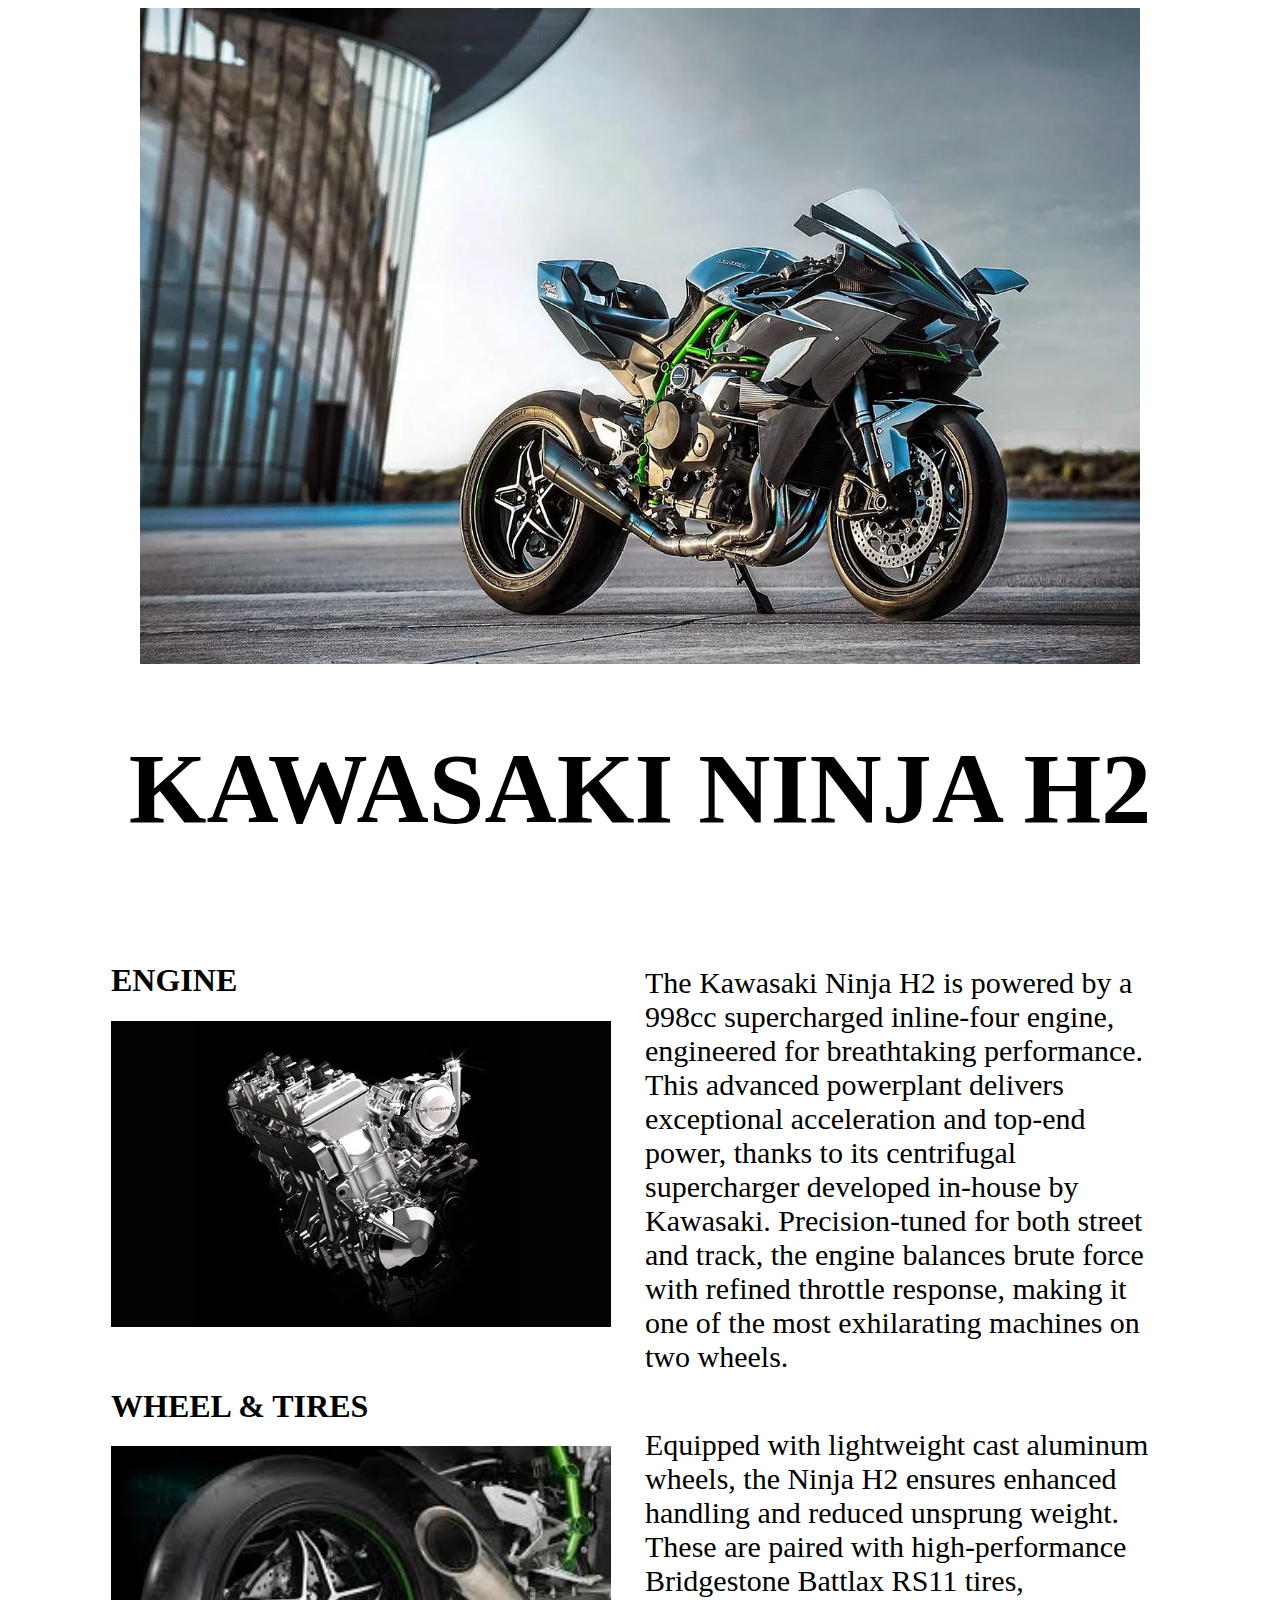
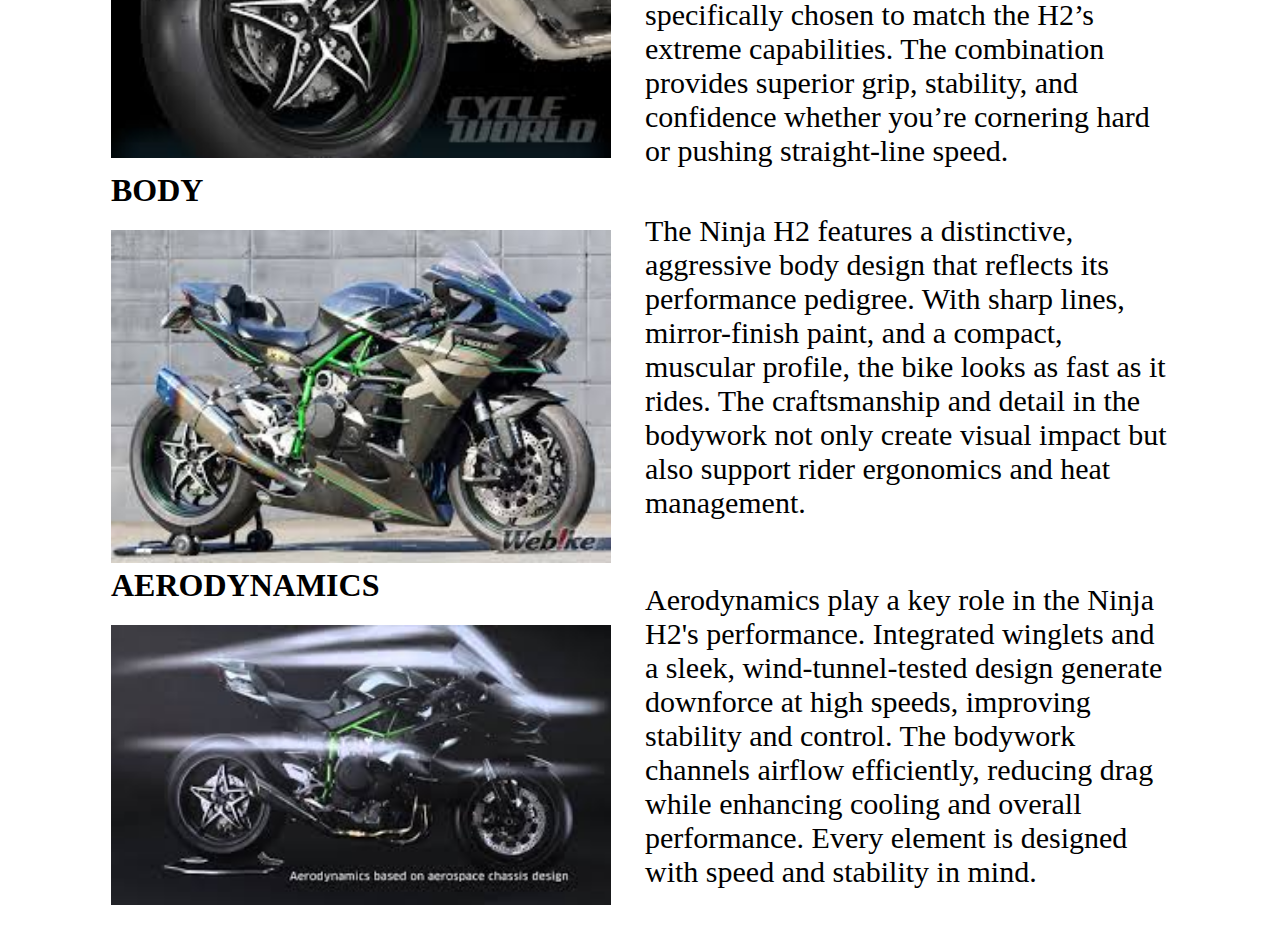
<file: h2/h2-info.html>
<html>

<head>
    <title>BIKES INFO</title>
    <style>
        .content-center {
            padding-left: 100px;
            padding-right: 100px;
        }

        .img-size {
            width: 500px;
        }
    </style>
</head>

<body class="content-center" style="padding-bottom: 30px;">
    <center><img src="h2.webp" width="1000" />


        <h1 style="text-align: center;font-size: 100px "> KAWASAKI NINJA H2 </h1>
        <div style="text-align: left;">
            <table>
                <tr>
                    <td>
                        <h1>ENGINE</h1>
                        <img class="img-size" src="h2-engine.webp" />
                    </td>
                    <td>
                        <p style="font-size: 30px; padding-left: 30px; padding-top:50px;">The Kawasaki Ninja H2 is
                            powered by a 998cc supercharged inline-four engine, engineered for breathtaking performance.
                            This advanced powerplant delivers exceptional acceleration and top-end power, thanks to its
                            centrifugal supercharger developed in-house by Kawasaki. Precision-tuned for both street and
                            track, the engine balances brute force with refined throttle response, making it one of the
                            most exhilarating machines on two wheels.


                        </p>
                    </td>


                </tr>




                <tr>
                    <td>
                        <h1>WHEEL & TIRES </h1>
                        <img class="img-size" src="h2-tires.jpeg" />
                    </td>

                    <td>
                        <p style="font-size: 30px; padding-left: 30px; padding-top: 50px;">Equipped with lightweight
                            cast aluminum wheels, the Ninja H2 ensures enhanced handling and reduced unsprung weight.
                            These are paired with high-performance Bridgestone Battlax RS11 tires, specifically chosen
                            to match the H2’s extreme capabilities. The combination provides superior grip, stability,
                            and confidence whether you’re cornering hard or pushing straight-line speed.



                        </p>
                    </td>

                </tr>
                <tr>
                    <td>
                        <h1>BODY</h1>
                        <img class="img-size" src="h2-body.jpeg" />
                    </td>

                    <td>
                        <p style="font-size: 30px; padding-left: 30px;">The Ninja H2 features a distinctive, aggressive
                            body design that reflects its performance pedigree. With sharp lines, mirror-finish paint,
                            and a compact, muscular profile, the bike looks as fast as it rides. The craftsmanship and
                            detail in the bodywork not only create visual impact but also support rider ergonomics and
                            heat management.





                        </p>
                    </td>


                </tr>

                <tr>
                    <td>
                        <h1>AERODYNAMICS</h1>
                        <img class="img-size" src="h2-aero.jpeg" />
                    </td>
                    <td>
                        <p style="font-size: 30px; padding-left: 30px;">Aerodynamics play a key role in the Ninja H2's
                            performance. Integrated winglets and a sleek, wind-tunnel-tested design generate downforce
                            at high speeds, improving stability and control. The bodywork channels airflow efficiently,
                            reducing drag while enhancing cooling and overall performance. Every element is designed
                            with speed and stability in mind.





                        </p>
                    </td>


                </tr>








            </table>
        </div>
</body>
<html />
</file>
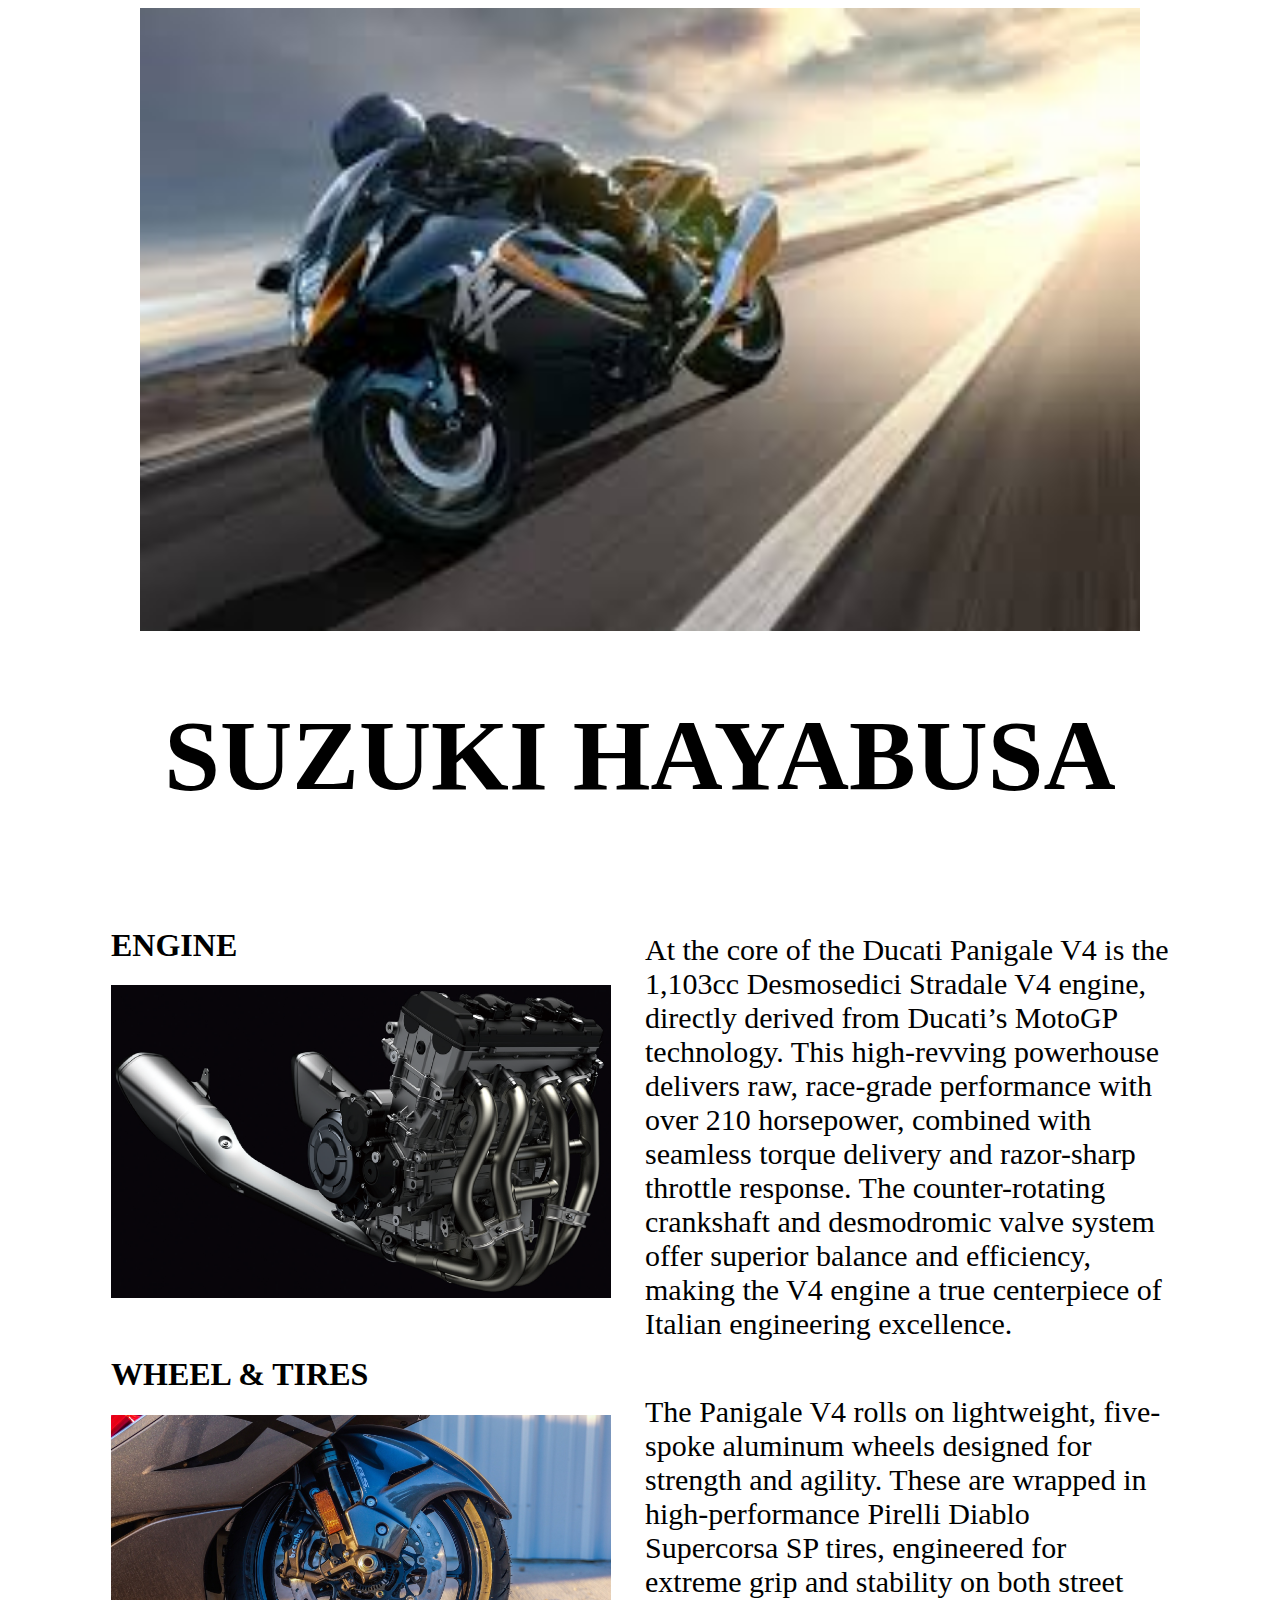
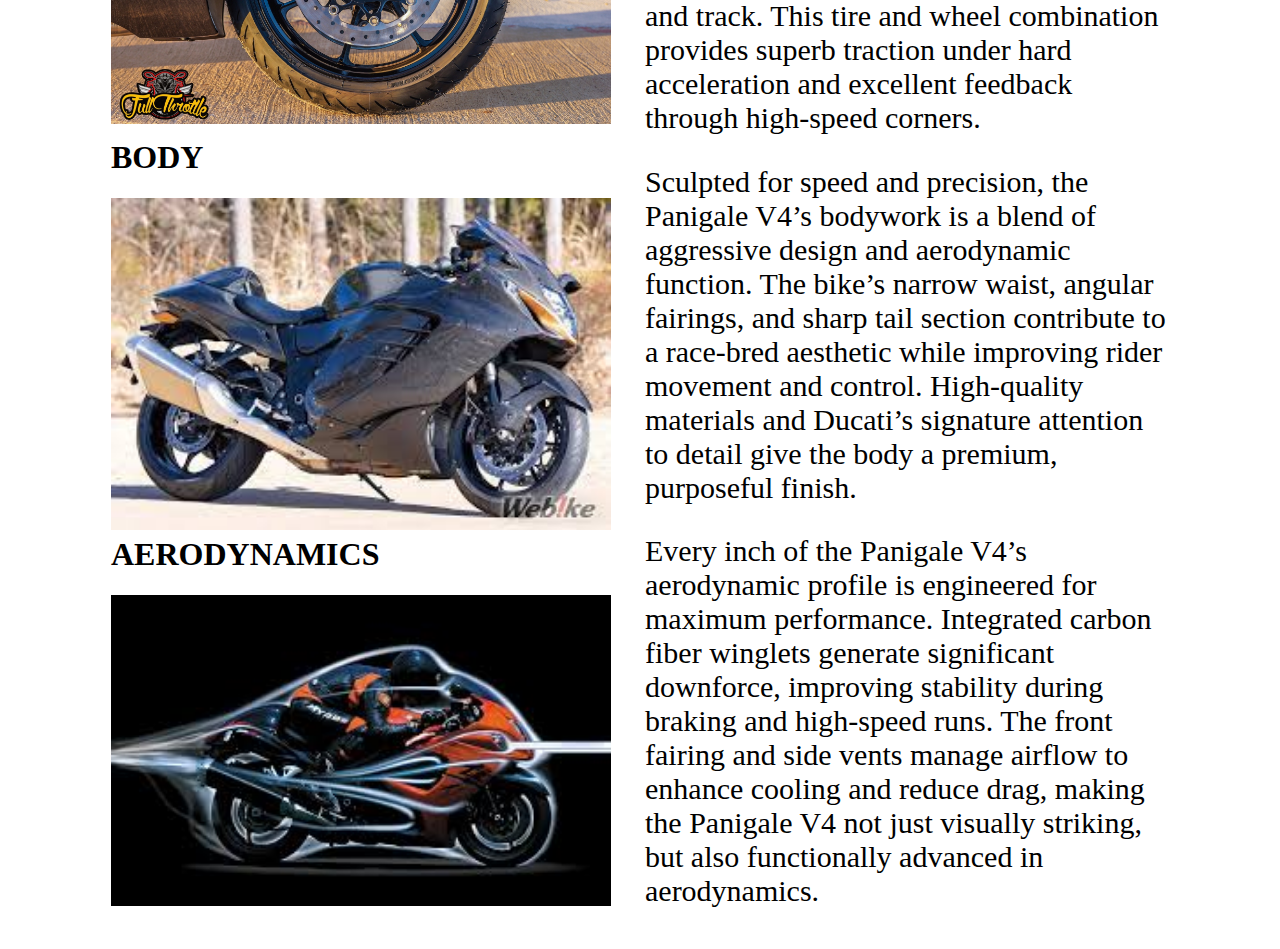
<file: haya/haya-info.html>
<html>

<head>
    <title>BIKES INFO</title>
    <style>
        .content-center {
            padding-left: 100px;
            padding-right: 100px;
        }

        .img-size {
            width: 500px;
        }
    </style>
</head>

<body class="content-center" style="padding-bottom: 30px;">
    <center><img src="haya.jpeg" width="1000" />


        <h1 style="text-align: center;font-size: 100px "> SUZUKI HAYABUSA </h1>
        <div style="text-align: left;">
            <table>
                <tr>
                    <td>
                        <h1>ENGINE</h1>
                        <img class="img-size" src="haya-engine.png" />
                    </td>
                    <td>
                        <p style="font-size: 30px; padding-left: 30px; padding-top:50px;">At the core of the Ducati
                            Panigale V4 is the 1,103cc Desmosedici Stradale V4 engine, directly derived from Ducati’s
                            MotoGP technology. This high-revving powerhouse delivers raw, race-grade performance with
                            over 210 horsepower, combined with seamless torque delivery and razor-sharp throttle
                            response. The counter-rotating crankshaft and desmodromic valve system offer superior
                            balance and efficiency, making the V4 engine a true centerpiece of Italian engineering
                            excellence.




                        </p>
                    </td>


                </tr>




                <tr>
                    <td>
                        <h1>WHEEL & TIRES </h1>
                        <img class="img-size" src="haya-tires.jpeg" />
                    </td>

                    <td>
                        <p style="font-size: 30px; padding-left: 30px; padding-top: 50px;">The Panigale V4 rolls on
                            lightweight, five-spoke aluminum wheels designed for strength and agility. These are wrapped
                            in high-performance Pirelli Diablo Supercorsa SP tires, engineered for extreme grip and
                            stability on both street and track. This tire and wheel combination provides superb traction
                            under hard acceleration and excellent feedback through high-speed corners.
                        </p>
                    </td>

                </tr>
                <tr>
                    <td>
                        <h1>BODY</h1>
                        <img class="img-size" src="haya-body.jpeg" />
                    </td>

                    <td>
                        <p style="font-size: 30px; padding-left: 30px;">Sculpted for speed and precision, the Panigale
                            V4’s bodywork is a blend of aggressive design and aerodynamic function. The bike’s narrow
                            waist, angular fairings, and sharp tail section contribute to a race-bred aesthetic while
                            improving rider movement and control. High-quality materials and Ducati’s signature
                            attention to detail give the body a premium, purposeful finish.





                        </p>
                    </td>


                </tr>

                <tr>
                    <td>
                        <h1>AERODYNAMICS</h1>
                        <img class="img-size" src="haya-aero.jpeg" />
                    </td>
                    <td>
                        <p style="font-size: 30px; padding-left: 30px;">Every inch of the Panigale V4’s aerodynamic
                            profile is engineered for maximum performance. Integrated carbon fiber winglets generate
                            significant downforce, improving stability during braking and high-speed runs. The front
                            fairing and side vents manage airflow to enhance cooling and reduce drag, making the
                            Panigale V4 not just visually striking, but also functionally advanced in aerodynamics.










                        </p>
                    </td>


                </tr>








            </table>
        </div>
</body>
<html />
</file>
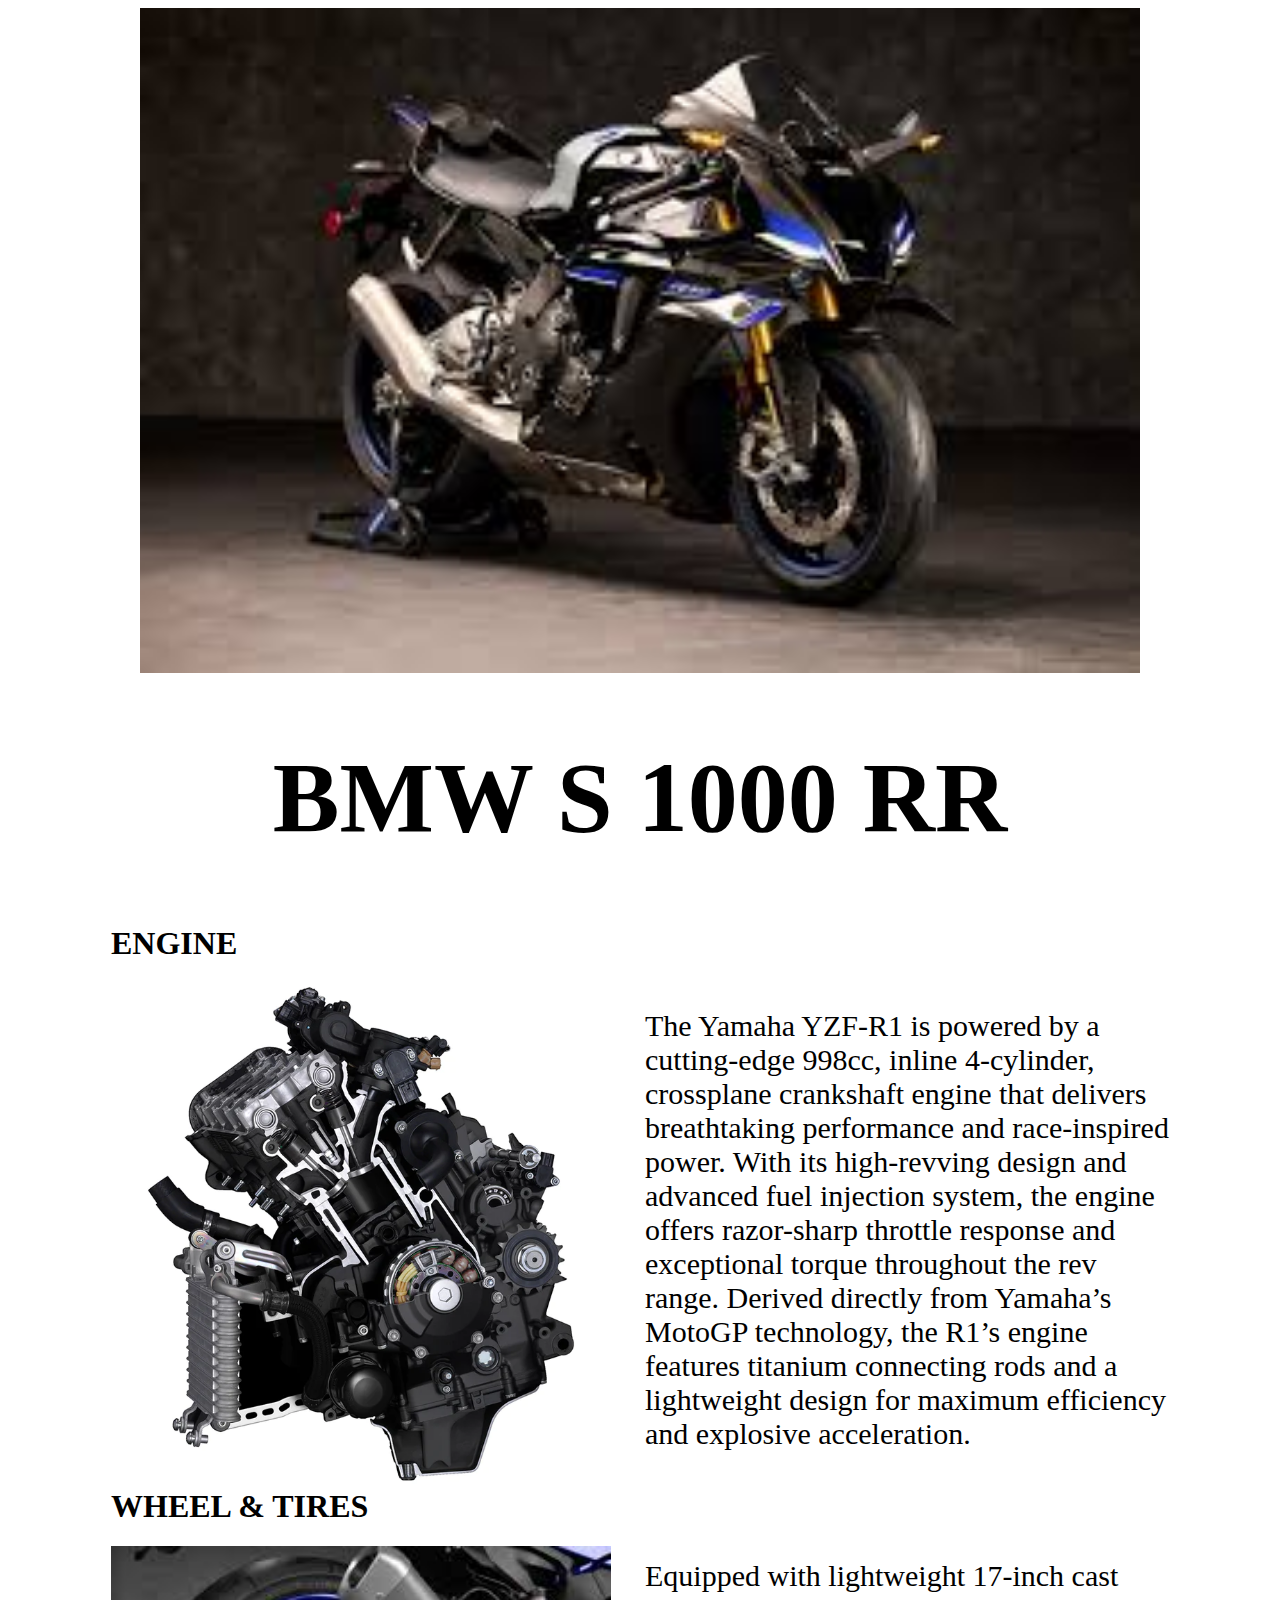
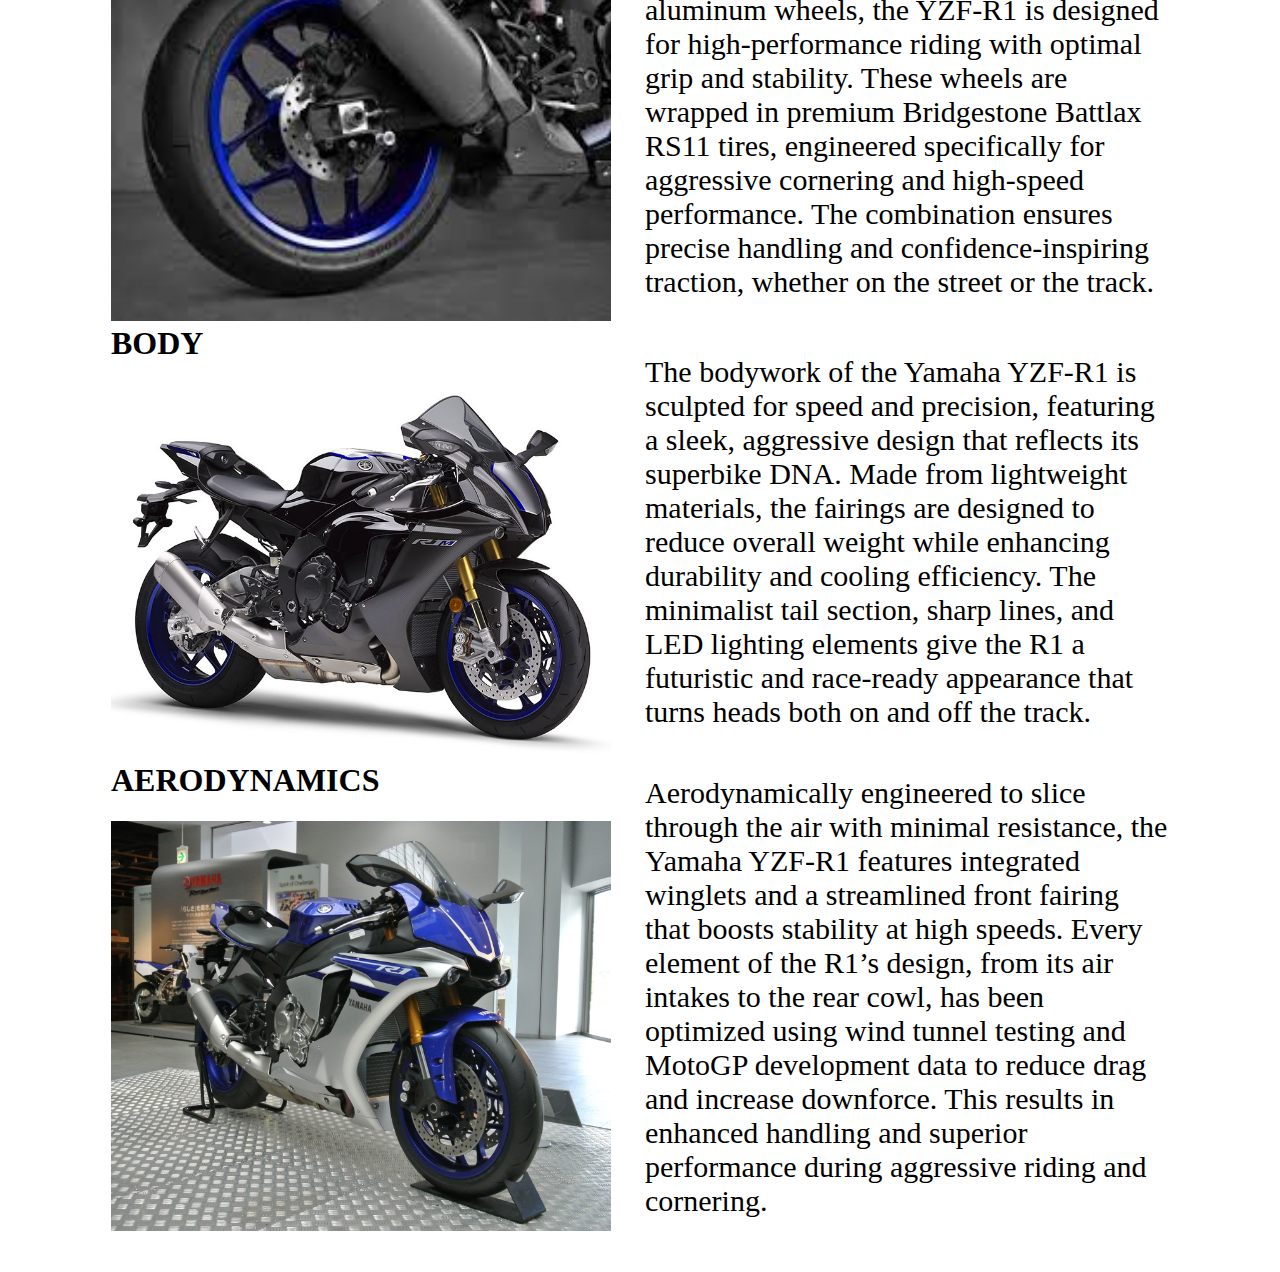
<file: r1/r1-info.html>
<html>

<head>
    <title>BIKES INFO</title>
    <style>
        .content-center {
            padding-left: 100px;
            padding-right: 100px;
        }

        .img-size {
            width: 500px;
        }
    </style>
</head>

<body class="content-center" style="padding-bottom: 30px;">
    <center><img src="r1.jpeg" width="1000" />


        <h1 style="text-align: center;font-size: 100px "> BMW S 1000 RR</h1>
        <div style="text-align: left;">
            <table>
                <tr>
                    <td>
                        <h1>ENGINE</h1>
                        <img class="img-size" src="r1-engine.webp" />
                    </td>
                    <td>
                        <p style="font-size: 30px; padding-left: 30px; padding-top:50px;">The Yamaha YZF-R1 is powered
                            by a cutting-edge 998cc, inline 4-cylinder, crossplane crankshaft engine that delivers
                            breathtaking performance and race-inspired power. With its high-revving design and advanced
                            fuel injection system, the engine offers razor-sharp throttle response and exceptional
                            torque throughout the rev range. Derived directly from Yamaha’s MotoGP technology, the R1’s
                            engine features titanium connecting rods and a lightweight design for maximum efficiency and
                            explosive acceleration.




                        </p>
                    </td>


                </tr>




                <tr>
                    <td>
                        <h1>WHEEL & TIRES </h1>
                        <img class="img-size" src="r1-tires.jpeg" />
                    </td>

                    <td>
                        <p style="font-size: 30px; padding-left: 30px; padding-top: 50px;">Equipped with lightweight
                            17-inch cast aluminum wheels, the YZF-R1 is designed for high-performance riding with
                            optimal grip and stability. These wheels are wrapped in premium Bridgestone Battlax RS11
                            tires, engineered specifically for aggressive cornering and high-speed performance. The
                            combination ensures precise handling and confidence-inspiring traction, whether on the
                            street or the track.










                        </p>
                    </td>

                </tr>
                <tr>
                    <td>
                        <h1>BODY</h1>
                        <img class="img-size" src="r1-body.jpg" />
                    </td>

                    <td>
                        <p style="font-size: 30px; padding-left: 30px;">The bodywork of the Yamaha YZF-R1 is sculpted
                            for speed and precision, featuring a sleek, aggressive design that reflects its superbike
                            DNA. Made from lightweight materials, the fairings are designed to reduce overall weight
                            while enhancing durability and cooling efficiency. The minimalist tail section, sharp lines,
                            and LED lighting elements give the R1 a futuristic and race-ready appearance that turns
                            heads both on and off the track.





                        </p>
                    </td>


                </tr>

                <tr>
                    <td>
                        <h1>AERODYNAMICS</h1>
                        <img class="img-size" src="r1-aero.jpeg" />
                    </td>
                    <td>
                        <p style="font-size: 30px; padding-left: 30px;">Aerodynamically engineered to slice through the
                            air with minimal resistance, the Yamaha YZF-R1 features integrated winglets and a
                            streamlined front fairing that boosts stability at high speeds. Every element of the R1’s
                            design, from its air intakes to the rear cowl, has been optimized using wind tunnel testing
                            and MotoGP development data to reduce drag and increase downforce. This results in enhanced
                            handling and superior performance during aggressive riding and cornering.











                        </p>
                    </td>


                </tr>








            </table>
        </div>
</body>
<html />
</file>
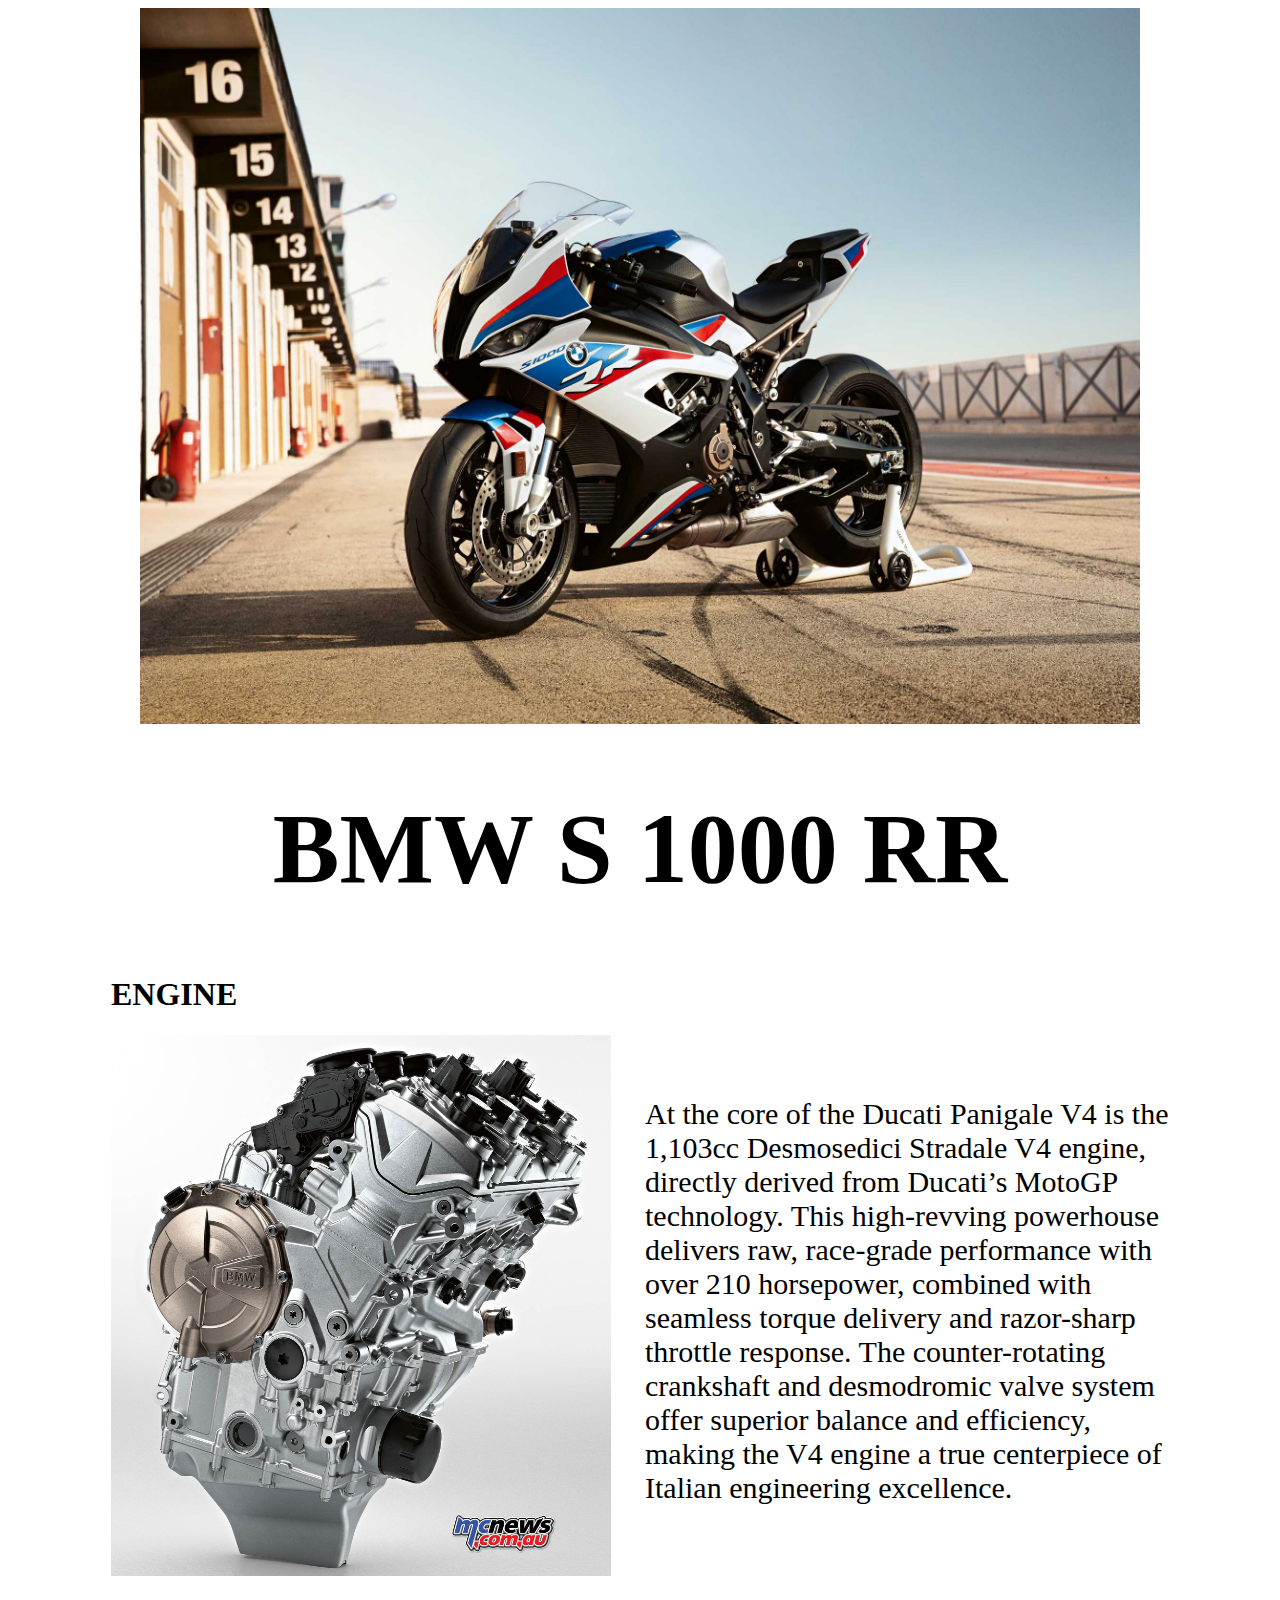
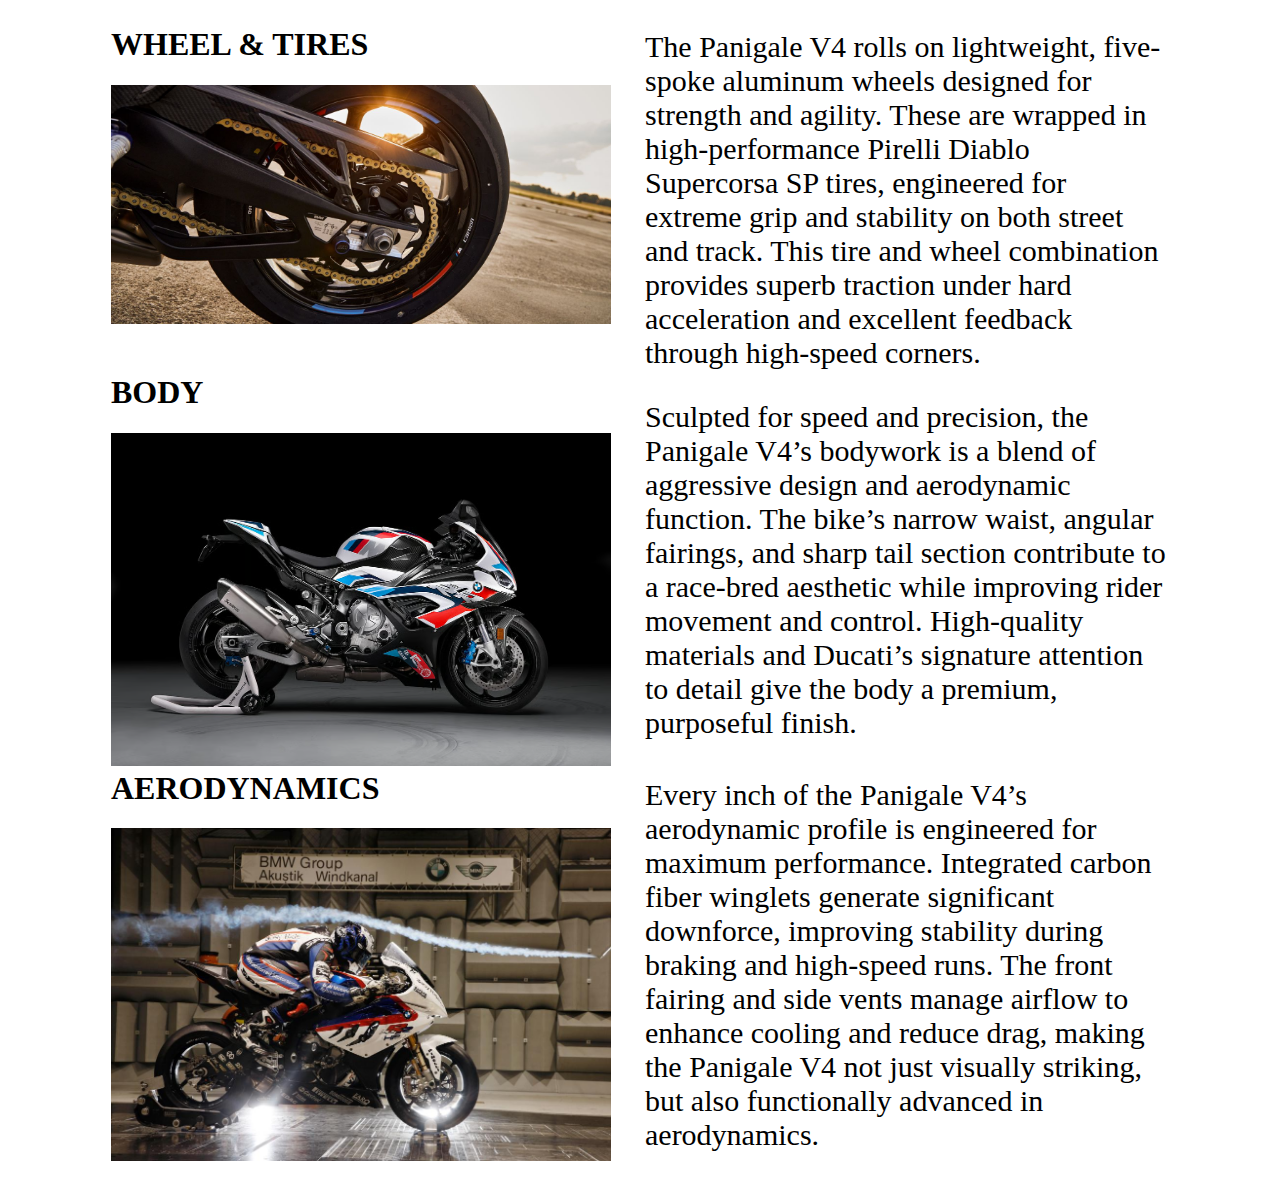
<file: rr/rr-info.html>
<html>

<head>
    <title>BIKES INFO</title>
    <style>
        .content-center {
            padding-left: 100px;
            padding-right: 100px;
        }

        .img-size {
            width: 500px;
        }
    </style>
</head>

<body class="content-center" style="padding-bottom: 30px;">
    <center><img src="rr.jpg" width="1000" />


        <h1 style="text-align: center;font-size: 100px "> BMW S 1000 RR</h1>
        <div style="text-align: left;">
            <table>
                <tr>
                    <td>
                        <h1>ENGINE</h1>
                        <img class="img-size" src="rr-engine.jpg" />
                    </td>
                    <td>
                        <p style="font-size: 30px; padding-left: 30px; padding-top:50px;">At the core of the Ducati
                            Panigale V4 is the 1,103cc Desmosedici Stradale V4 engine, directly derived from Ducati’s
                            MotoGP technology. This high-revving powerhouse delivers raw, race-grade performance with
                            over 210 horsepower, combined with seamless torque delivery and razor-sharp throttle
                            response. The counter-rotating crankshaft and desmodromic valve system offer superior
                            balance and efficiency, making the V4 engine a true centerpiece of Italian engineering
                            excellence.




                        </p>
                    </td>


                </tr>




                <tr>
                    <td>
                        <h1>WHEEL & TIRES </h1>
                        <img class="img-size" src="rr-tires.jpg" />
                    </td>

                    <td>
                        <p style="font-size: 30px; padding-left: 30px; padding-top: 50px;">The Panigale V4 rolls on
                            lightweight, five-spoke aluminum wheels designed for strength and agility. These are wrapped
                            in high-performance Pirelli Diablo Supercorsa SP tires, engineered for extreme grip and
                            stability on both street and track. This tire and wheel combination provides superb traction
                            under hard acceleration and excellent feedback through high-speed corners.








                        </p>
                    </td>

                </tr>
                <tr>
                    <td>
                        <h1>BODY</h1>
                        <img class="img-size" src="rr-body.avif" />
                    </td>

                    <td>
                        <p style="font-size: 30px; padding-left: 30px;">Sculpted for speed and precision, the Panigale
                            V4’s bodywork is a blend of aggressive design and aerodynamic function. The bike’s narrow
                            waist, angular fairings, and sharp tail section contribute to a race-bred aesthetic while
                            improving rider movement and control. High-quality materials and Ducati’s signature
                            attention to detail give the body a premium, purposeful finish.





                        </p>
                    </td>


                </tr>

                <tr>
                    <td>
                        <h1>AERODYNAMICS</h1>
                        <img class="img-size" src="rr-aero.jpg" />
                    </td>
                    <td>
                        <p style="font-size: 30px; padding-left: 30px;">Every inch of the Panigale V4’s aerodynamic
                            profile is engineered for maximum performance. Integrated carbon fiber winglets generate
                            significant downforce, improving stability during braking and high-speed runs. The front
                            fairing and side vents manage airflow to enhance cooling and reduce drag, making the
                            Panigale V4 not just visually striking, but also functionally advanced in aerodynamics.










                        </p>
                    </td>


                </tr>








            </table>
        </div>
</body>
<html />
</file>
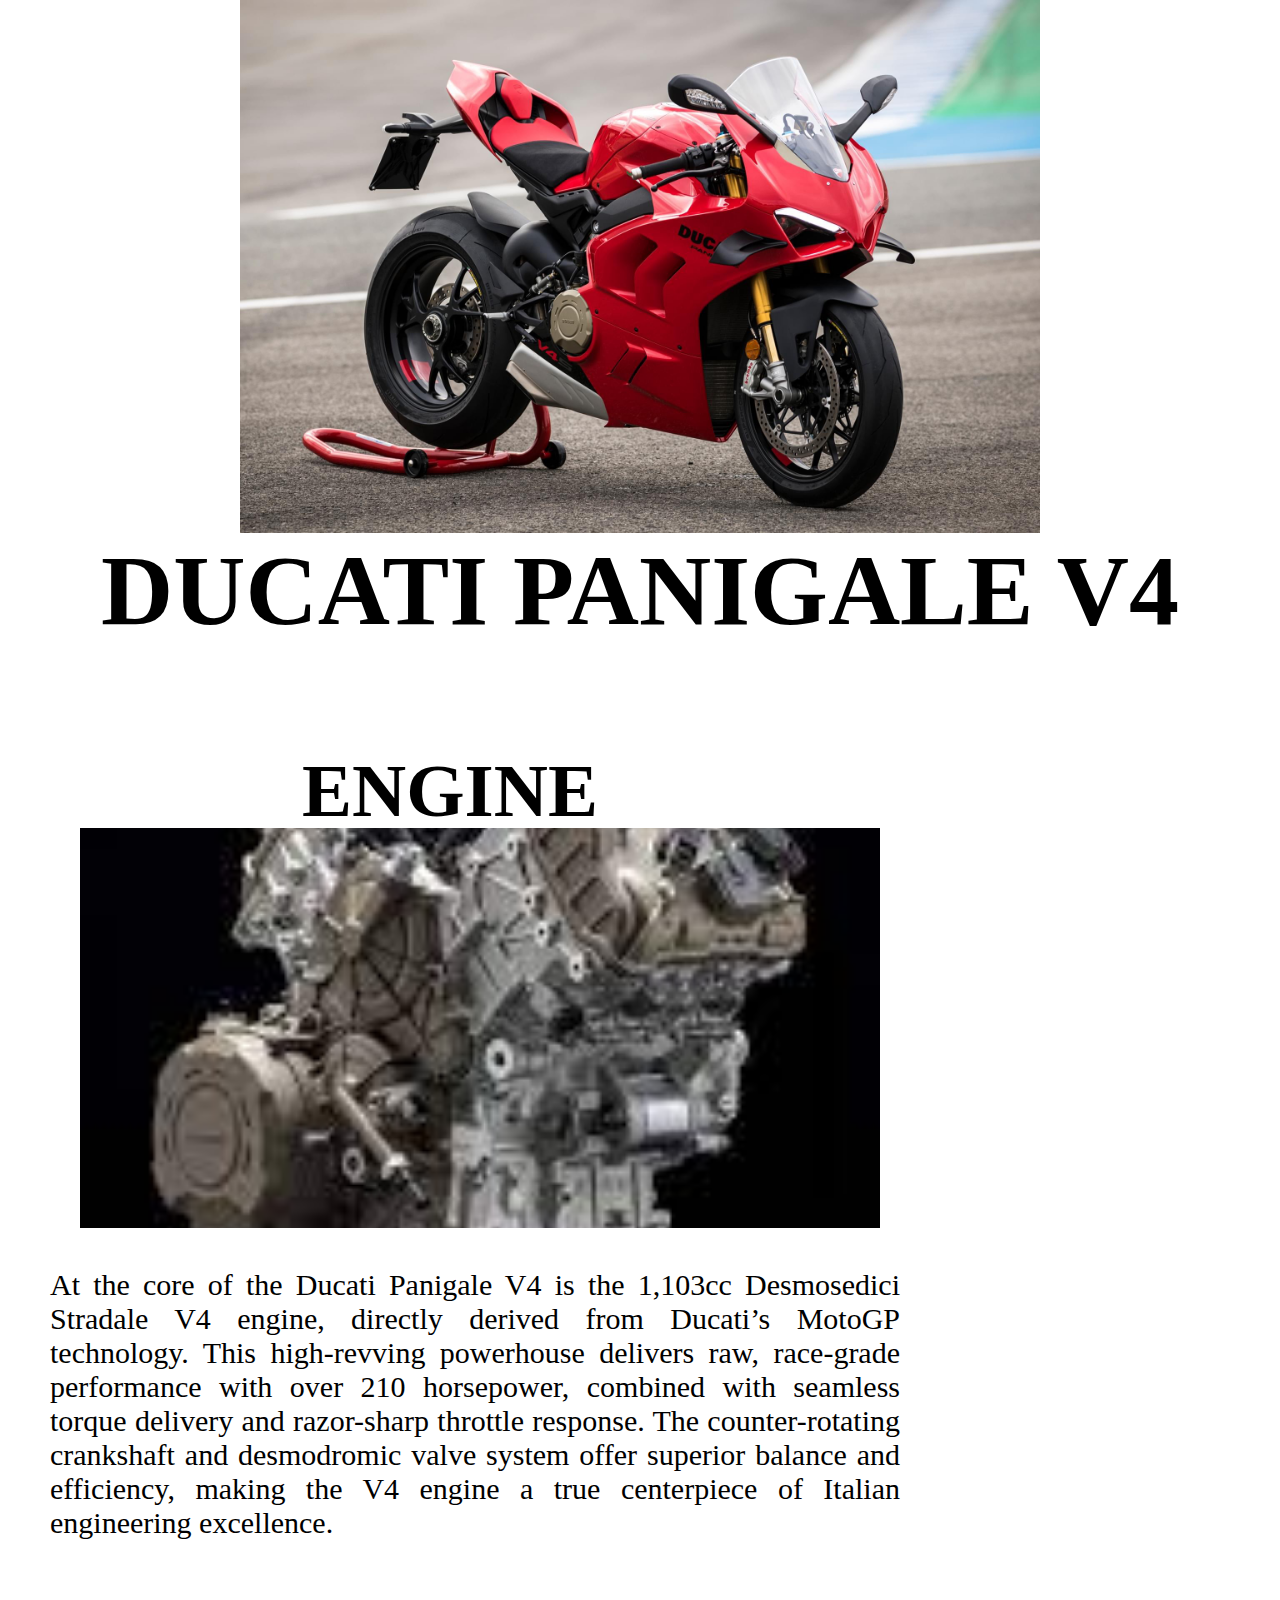
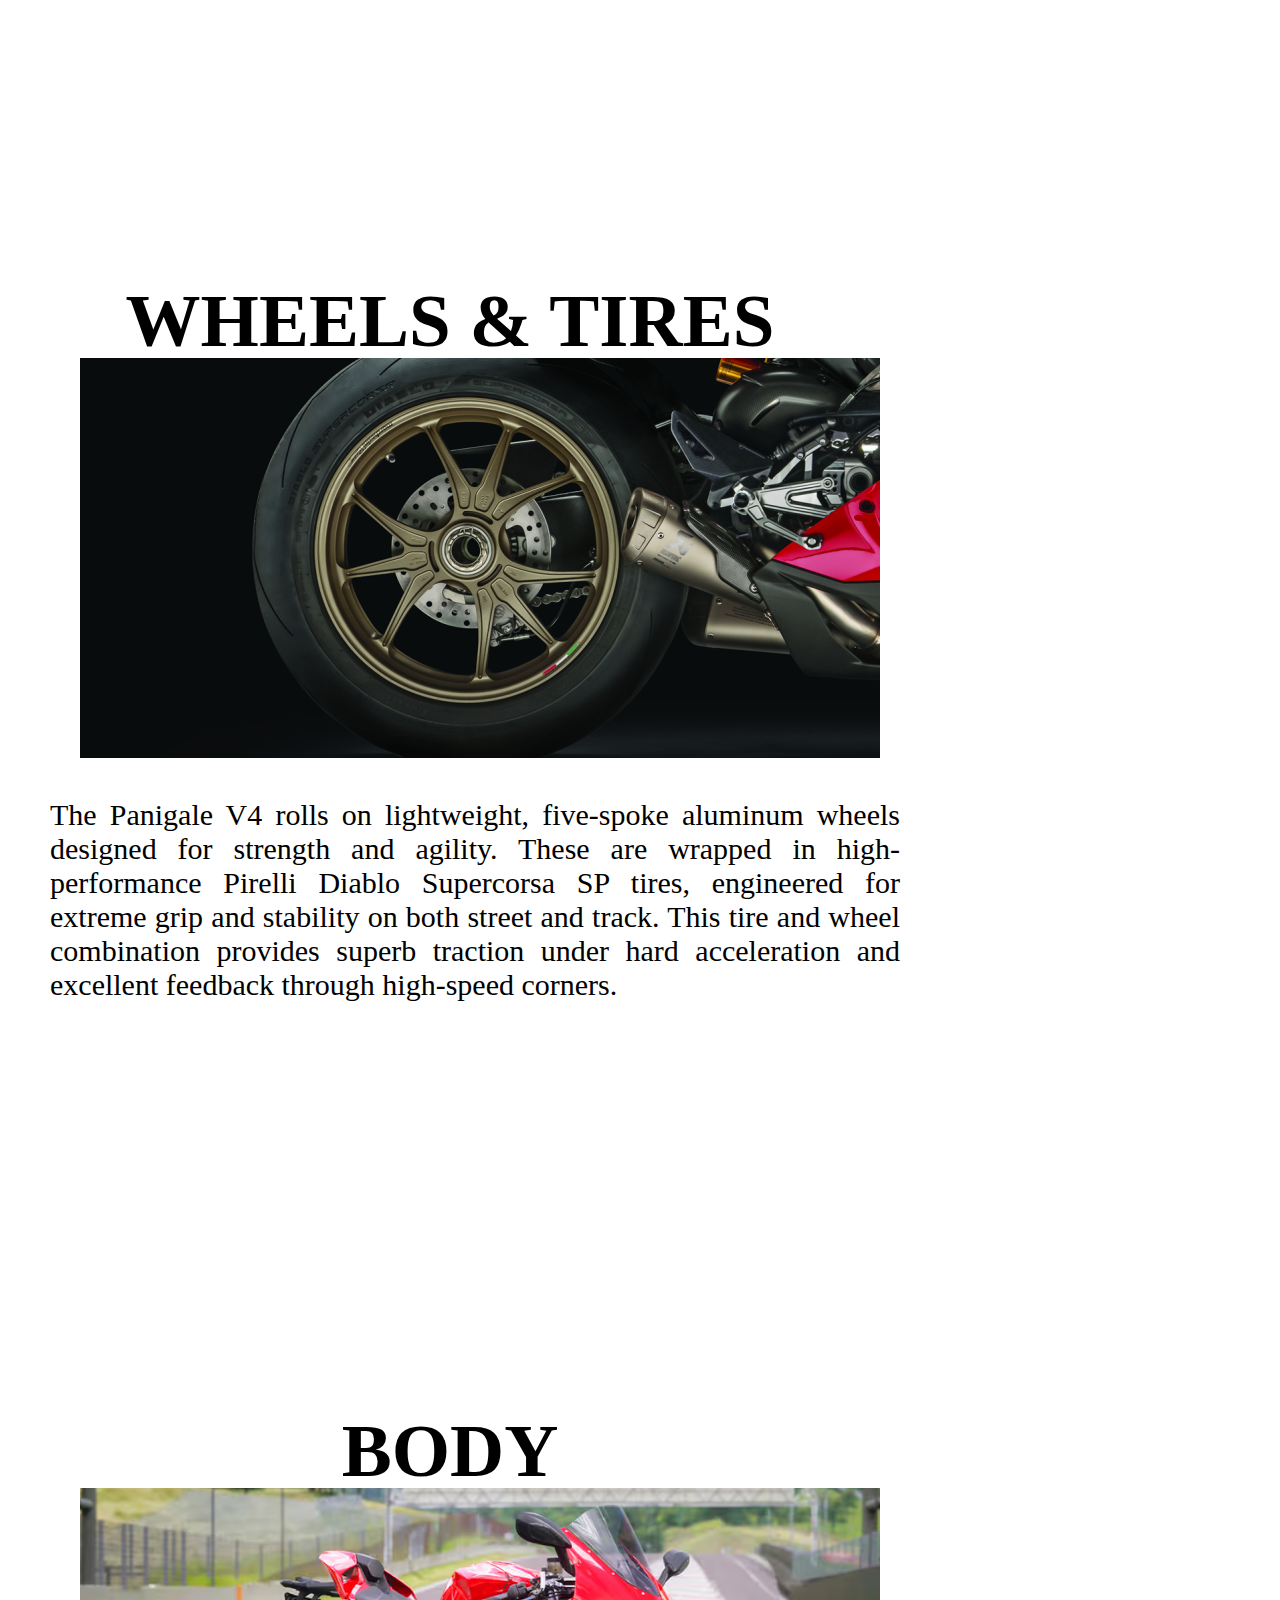
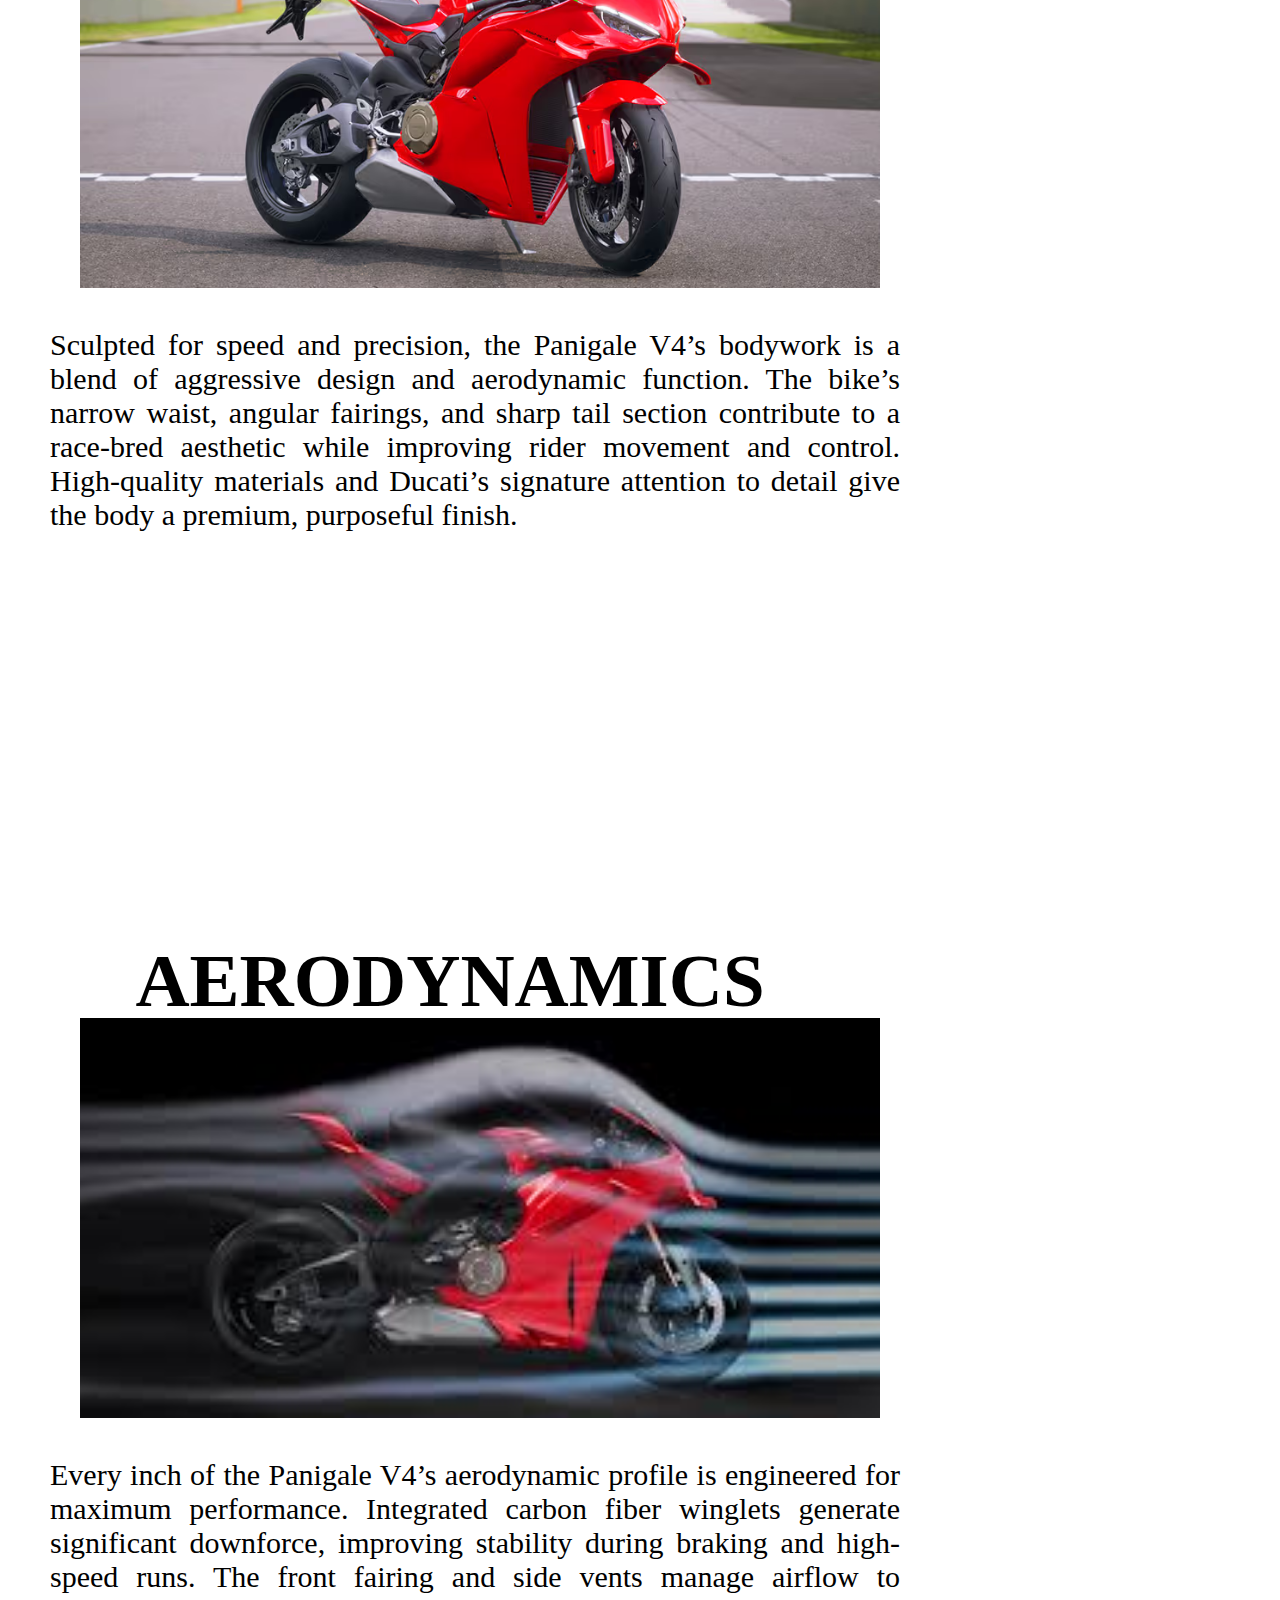
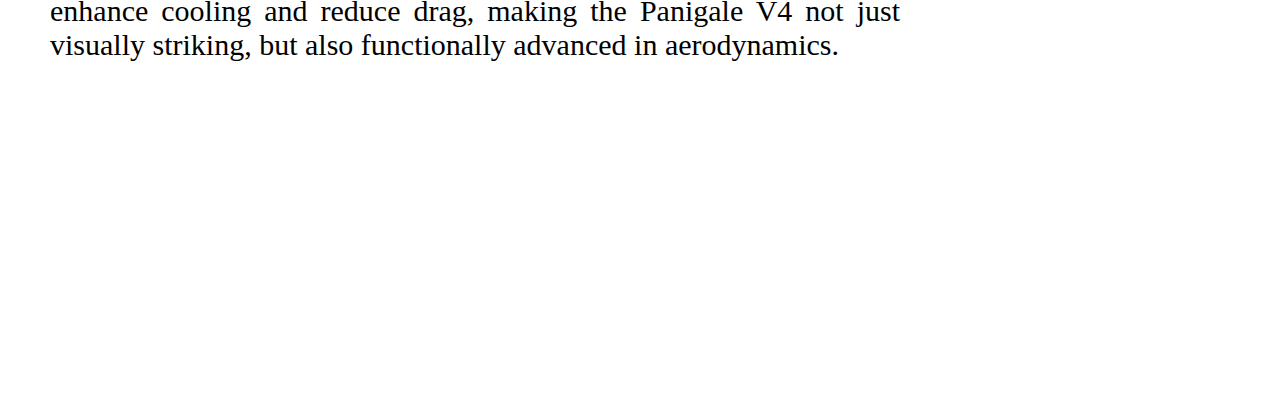
<file: v4/v4-info.html>
<!DOCTYPE html>
<html>

<head>
    <title>BIKES INFO </title>
    <link rel="stylesheet" href="v4index.css">
</head>


<body style="padding-bottom: 30px;">

    <div class="full-width">
        <img class="top-img" src="v4.jpeg" />
    </div>
    <h1 class="heading-info"> DUCATI PANIGALE V4</h1>
    <div class="container margin-top-100">
        <h1 class="item-heading">ENGINE</h1>
        <img class="item-image img-width-500" src="v4-engine.jpeg" />
        <div class="item-para">
            <p class="text-30 text-size">
                At the core of the Ducati
                Panigale V4 is the 1,103cc Desmosedici Stradale V4 engine, directly derived from Ducati’s
                MotoGP technology. This high-revving powerhouse delivers raw, race-grade performance with
                over 210 horsepower, combined with seamless torque delivery and razor-sharp throttle
                response. The counter-rotating crankshaft and desmodromic valve system offer superior
                balance and efficiency, making the V4 engine a true centerpiece of Italian engineering
                excellence.


            </p>
        </div>
    </div>
    <div class="container margin-top-100">
        <h1 class="item-heading">WHEELS & TIRES</h1>
        <img class="item-image img-width-500" src="v4-tires.png" />
        <div class="item-para">
            <p class="text-30 text-size">
                The Panigale V4 rolls on
                lightweight, five-spoke aluminum wheels designed for strength and agility. These are wrapped
                in high-performance Pirelli Diablo Supercorsa SP tires, engineered for extreme grip and
                stability on both street and track. This tire and wheel combination provides superb traction
                under hard acceleration and excellent feedback through high-speed corners.


            </p>
        </div>
    </div>
    <div class="container margin-top-100">
        <h1 class="item-heading">BODY</h1>
        <img class="item-image img-width-500" src="v4-body.avif" />
        <div class="item-para text-size">
            <p class="text-30">
                Sculpted for speed and precision, the Panigale
                V4’s bodywork is a blend of aggressive design and aerodynamic function. The bike’s narrow
                waist, angular fairings, and sharp tail section contribute to a race-bred aesthetic while
                improving rider movement and control. High-quality materials and Ducati’s signature
                attention to detail give the body a premium, purposeful finish.


            </p>
        </div>
    </div>
    <div class="container margin-top-100">
        <h1 class="item-heading">AERODYNAMICS</h1>
        <img class="item-image img-width-500" src="v4-aero.jpeg" />
        <div class="item-para">
            <p class="text-30 text-size">
                Every inch of the Panigale V4’s aerodynamic
                profile is engineered for maximum performance. Integrated carbon fiber winglets generate
                significant downforce, improving stability during braking and high-speed runs. The front
                fairing and side vents manage airflow to enhance cooling and reduce drag, making the
                Panigale V4 not just visually striking, but also functionally advanced in aerodynamics.


            </p>
        </div>
    </div>

</body>

</html>
</file>
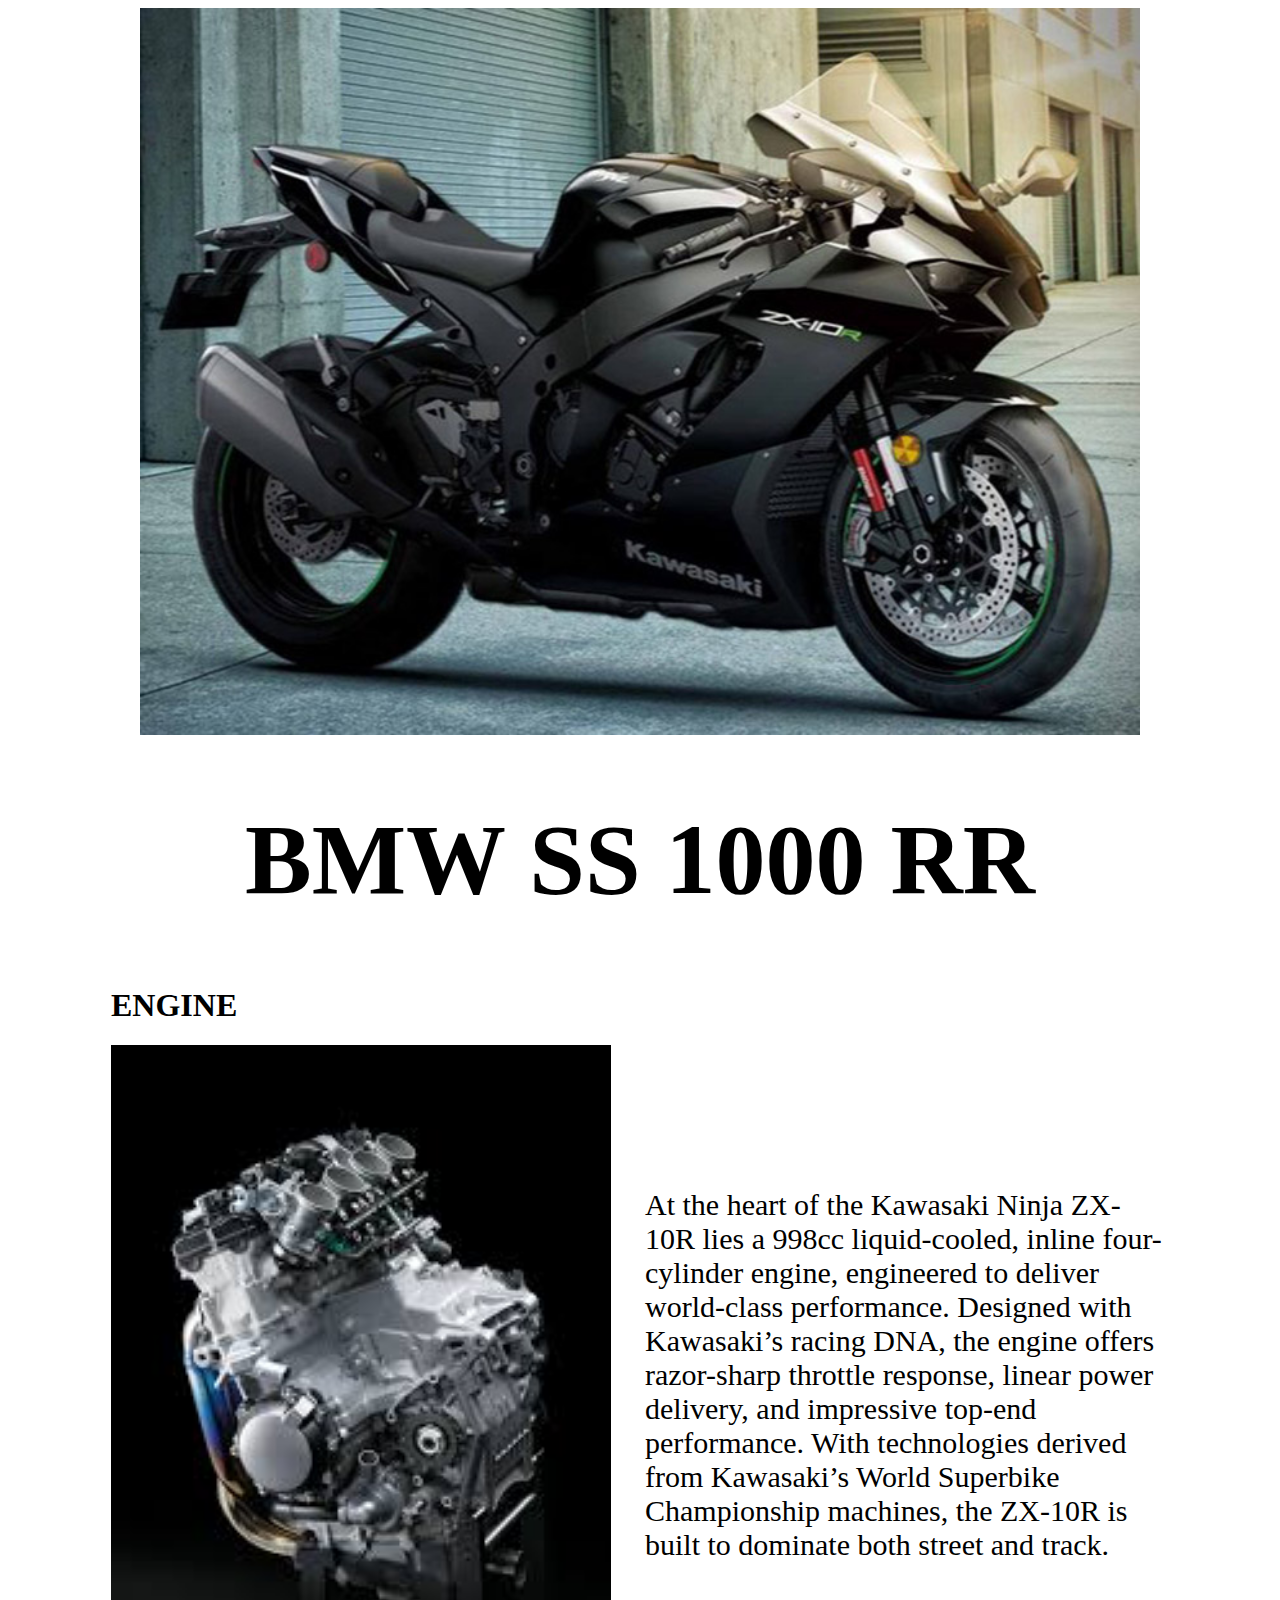
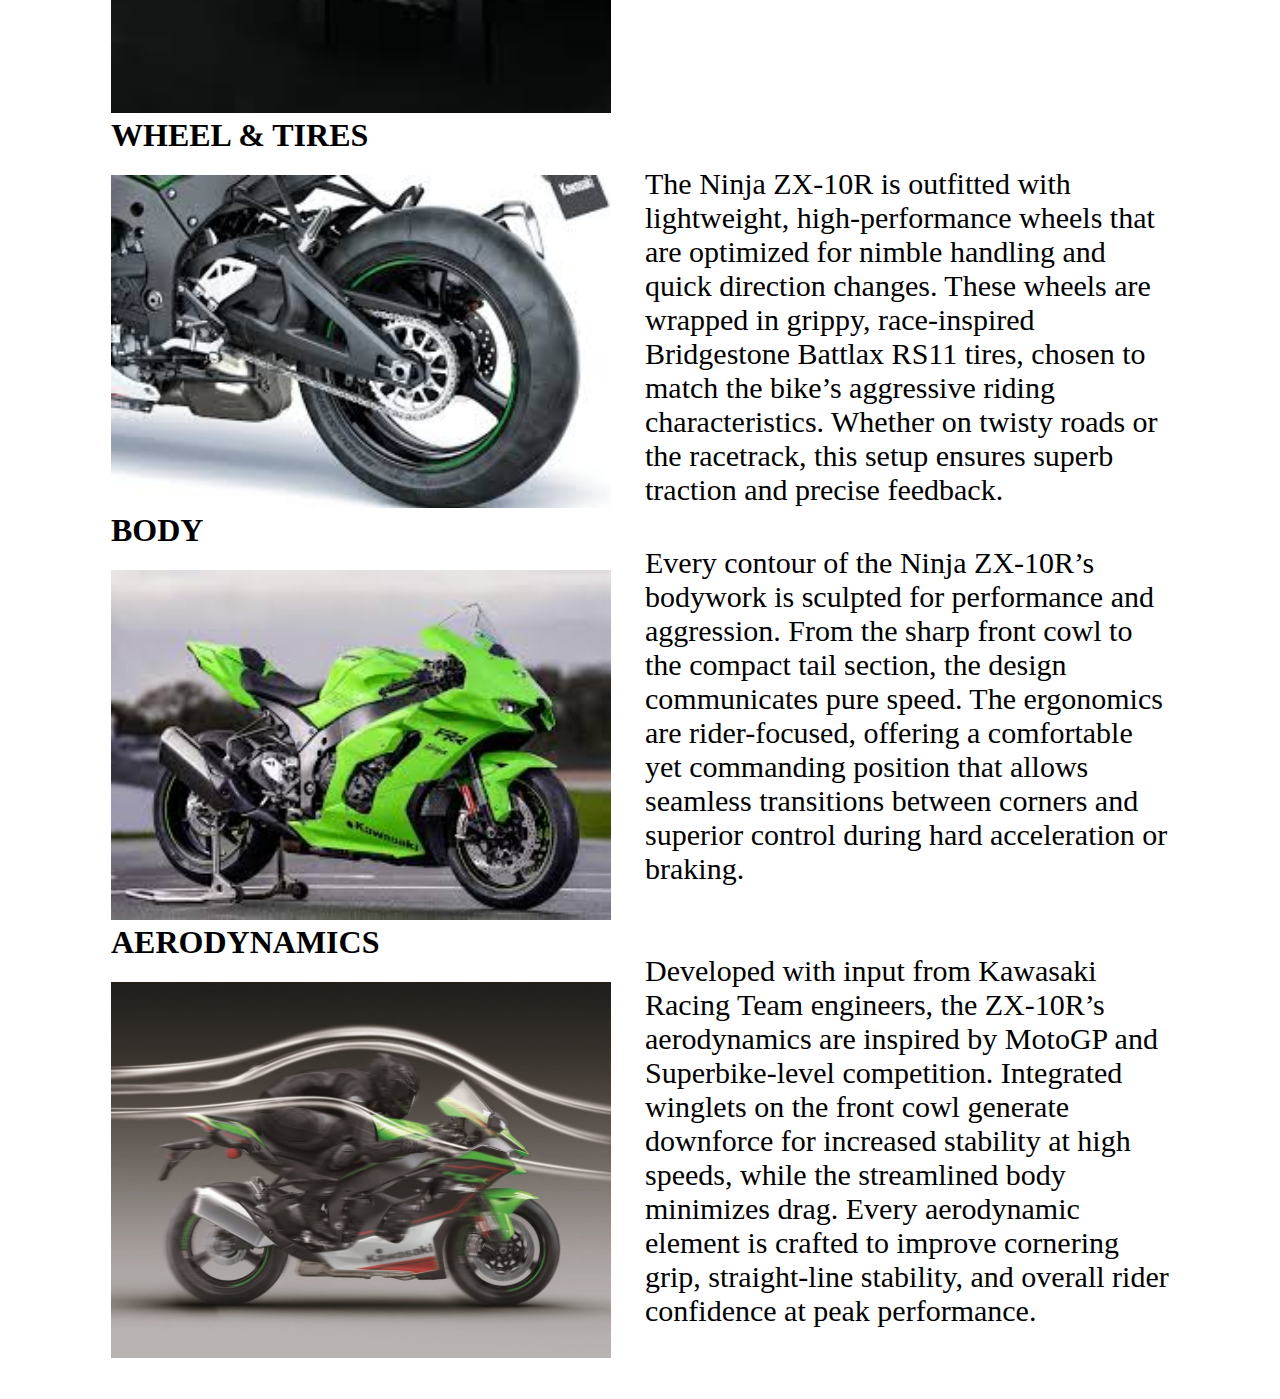
<file: zx/zx-info.html>
<html>

<head>
    <title>BIKES INFO</title>
    <style>
        .content-center {
            padding-left: 100px;
            padding-right: 100px;
        }

        .img-size {
            width: 500px;
        }
    </style>
</head>

<body class="content-center" style="padding-bottom: 30px;">
    <center><img src="zx.jpg" width="1000" />


        <h1 style="text-align: center;font-size: 100px "> BMW SS 1000 RR </h1>
        <div style="text-align: left;">
            <table>
                <tr>
                    <td>
                        <h1>ENGINE</h1>
                        <img class="img-size" src="zx-engine.jpeg" />
                    </td>
                    <td>
                        <p style="font-size: 30px; padding-left: 30px; padding-top:50px;">At the heart of the Kawasaki
                            Ninja ZX-10R lies a 998cc liquid-cooled, inline four-cylinder engine, engineered to deliver
                            world-class performance. Designed with Kawasaki’s racing DNA, the engine offers razor-sharp
                            throttle response, linear power delivery, and impressive top-end performance. With
                            technologies derived from Kawasaki’s World Superbike Championship machines, the ZX-10R is
                            built to dominate both street and track.



                        </p>
                    </td>


                </tr>




                <tr>
                    <td>
                        <h1>WHEEL & TIRES </h1>
                        <img class="img-size" src="zx-tires.jpeg" />
                    </td>

                    <td>
                        <p style="font-size: 30px; padding-left: 30px; padding-top: 50px;">The Ninja ZX-10R is outfitted
                            with lightweight, high-performance wheels that are optimized for nimble handling and quick
                            direction changes. These wheels are wrapped in grippy, race-inspired Bridgestone Battlax
                            RS11 tires, chosen to match the bike’s aggressive riding characteristics. Whether on twisty
                            roads or the racetrack, this setup ensures superb traction and precise feedback.




                        </p>
                    </td>

                </tr>
                <tr>
                    <td>
                        <h1>BODY</h1>
                        <img class="img-size" src="zx-body.jpeg" />
                    </td>

                    <td>
                        <p style="font-size: 30px; padding-left: 30px;">Every contour of the Ninja ZX-10R’s bodywork is
                            sculpted for performance and aggression. From the sharp front cowl to the compact tail
                            section, the design communicates pure speed. The ergonomics are rider-focused, offering a
                            comfortable yet commanding position that allows seamless transitions between corners and
                            superior control during hard acceleration or braking.







                        </p>
                    </td>


                </tr>

                <tr>
                    <td>
                        <h1>AERODYNAMICS</h1>
                        <img class="img-size" src="zx-aero.jpeg" />
                    </td>
                    <td>
                        <p style="font-size: 30px; padding-left: 30px;">Developed with input from Kawasaki Racing Team
                            engineers, the ZX-10R’s aerodynamics are inspired by MotoGP and Superbike-level competition.
                            Integrated winglets on the front cowl generate downforce for increased stability at high
                            speeds, while the streamlined body minimizes drag. Every aerodynamic element is crafted to
                            improve cornering grip, straight-line stability, and overall rider confidence at peak
                            performance.







                        </p>
                    </td>


                </tr>








            </table>
        </div>
</body>
<html />
</file>
<file: v4/v4index.css>
*{
    margin: 0;
    padding: 0;
}

 .content-center {
    padding-left: 100px;
    padding-right: 100px;
}

.img-width-500{
    width: 500px;
 }

.heading-info{
    text-align: center;
    font-size: 100px 
} 

.container{
    display: grid;
    grid-template-columns: 100px 500px 1000px 100px;
    grid-template-rows: 20px 50px;
    padding-bottom: 50px;
}

.item-para{
    grid-column-start: 3;
    grid-row-start: 3;
    grid-row-end: 3;
    padding-left: 50px;
    padding-top: 40px;   
}
.item-heading{
    grid-column-start: 2;
    grid-row-start: 2;
    text-align: left;
}
.item-image{
    grid-column-start: 2;
    grid-row-start: 3;
}



.margin-top-100 {
    margin-top: 100px;
}

.text-30 {
    font-size: 30px;
    text-align: justify;  
      
}

.full-width {
    width: 100%;
    display: flex;
    justify-content: center;
    align-content: center;
} 

.top-img{
    width: 1000px
}

@media only screen and (max-width:1080px){
    .full-width {
        width: 100%;
        display: flex;
        justify-content: center;
        align-content: center;
    }

    .top-img{
        width: 800px
    }
    
    .heading-info{
    text-align: center;
    font-size: 100px 
} 

.container{
    display: grid;
    grid-template-columns: 900px;
    grid-template-rows: 80px 400px 500px;
}

.item-para {
    grid-column-start: 1;
    grid-row-start: 3;
    grid-row-end: 3;
 
    padding-top: 40px;
    text-align: center;
    
}

.item-heading{
    grid-column-start: 1;
    grid-row-start: 1;
    text-align: center;
    font-size: 75px;
    padding-bottom: 20px;
    

 

}

.item-image {
    grid-column-start: 1;
    grid-row-start: 2;
    width: 800px;
    height: 400px;
    object-fit: cover;
    margin-left: 80px;

}
}
@media only screen and (min-width:1081px) and (max-width:1440px){
   .full-width {
        width: 100%;
        display: flex;
        justify-content: center;
        align-content: center;
    }

    .top-img{
        width: 800px
    }
    
    .heading-info{
    text-align: center;
    font-size: 100px 
} 

.container{
    display: grid;
    grid-template-columns: 900px;
    grid-template-rows: 80px 400px 500px;
}

.item-para {
    grid-column-start: 1;
    grid-row-start: 3;
    grid-row-end: 3;
 
    padding-top: 40px;
    text-align: center;
    
}

.item-heading{
    grid-column-start: 1;
    grid-row-start: 1;
    text-align: center;
    font-size: 75px;
    padding-bottom: 20px;
}

.item-image {
    grid-column-start: 1;
    grid-row-start: 2;
    width: 800px;
    height: 400px;
    object-fit: cover;
    margin-left: 80px;

}

    

}
</file>
